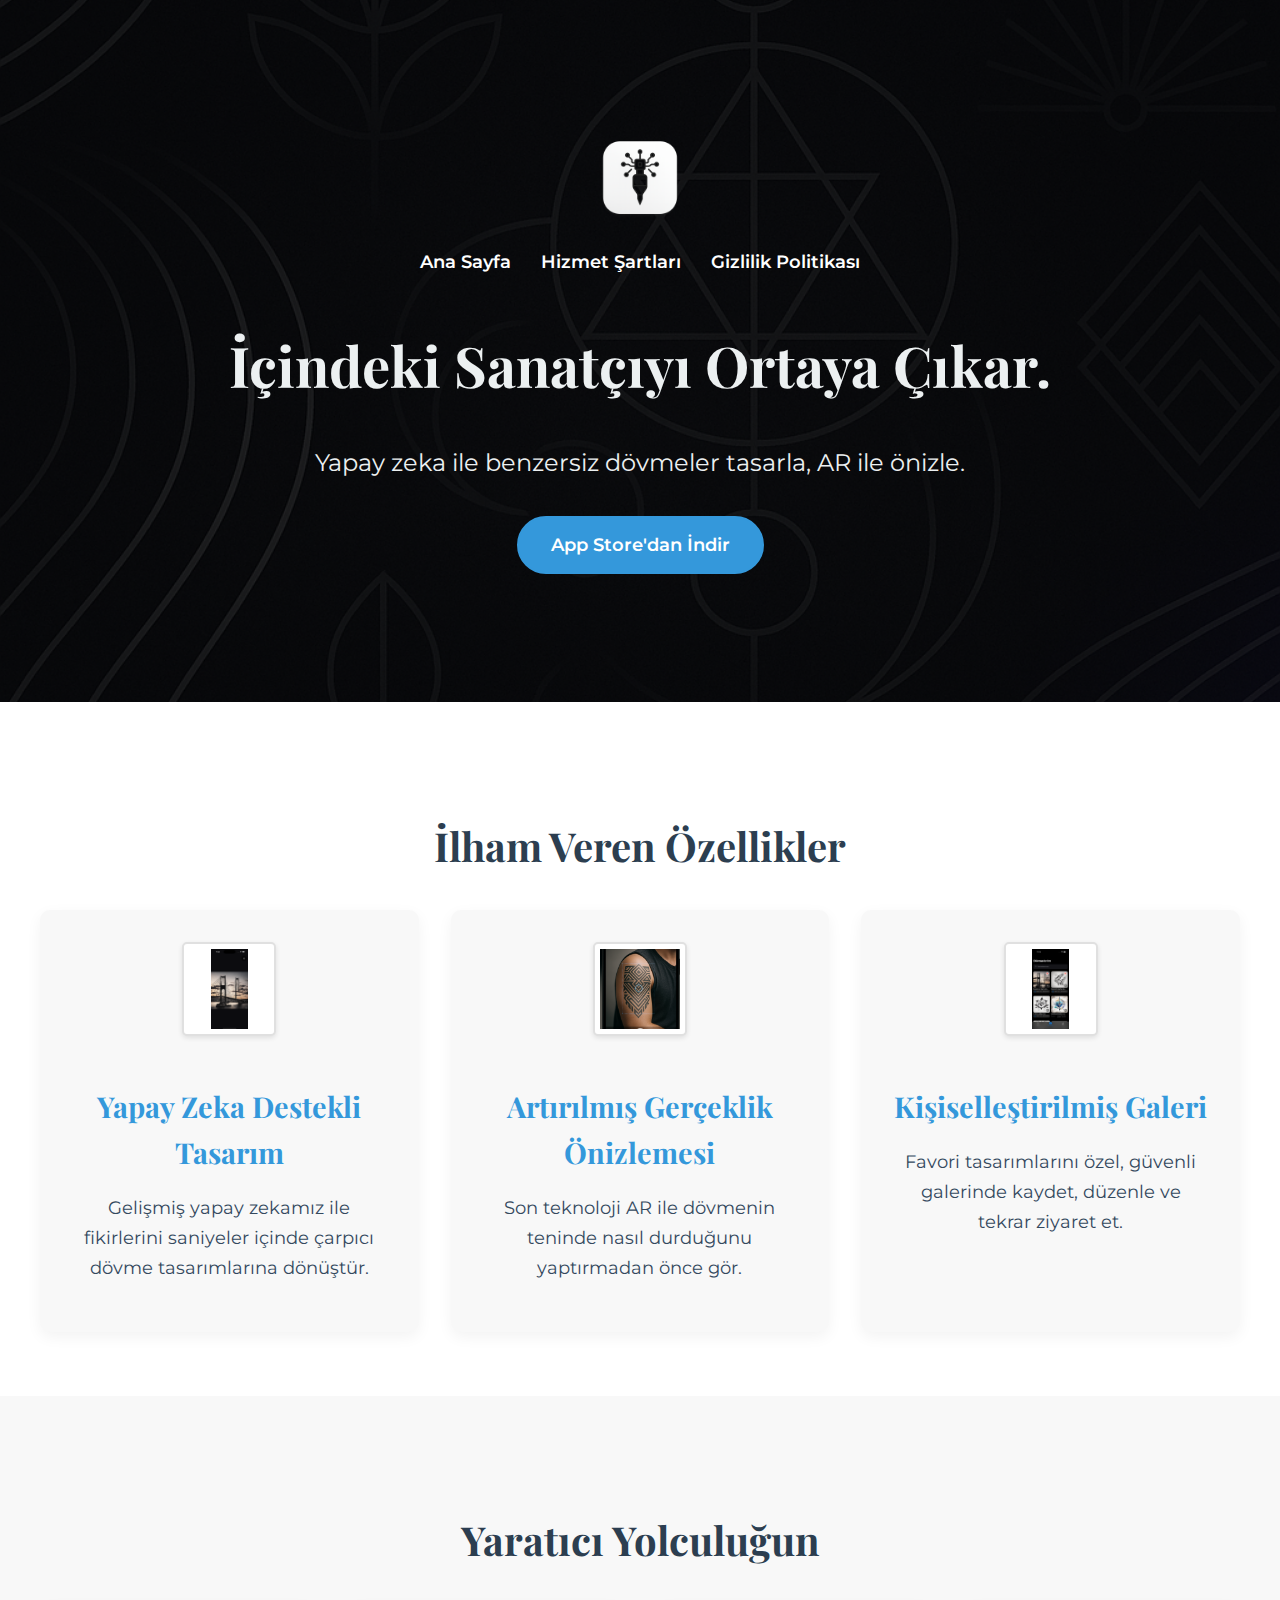
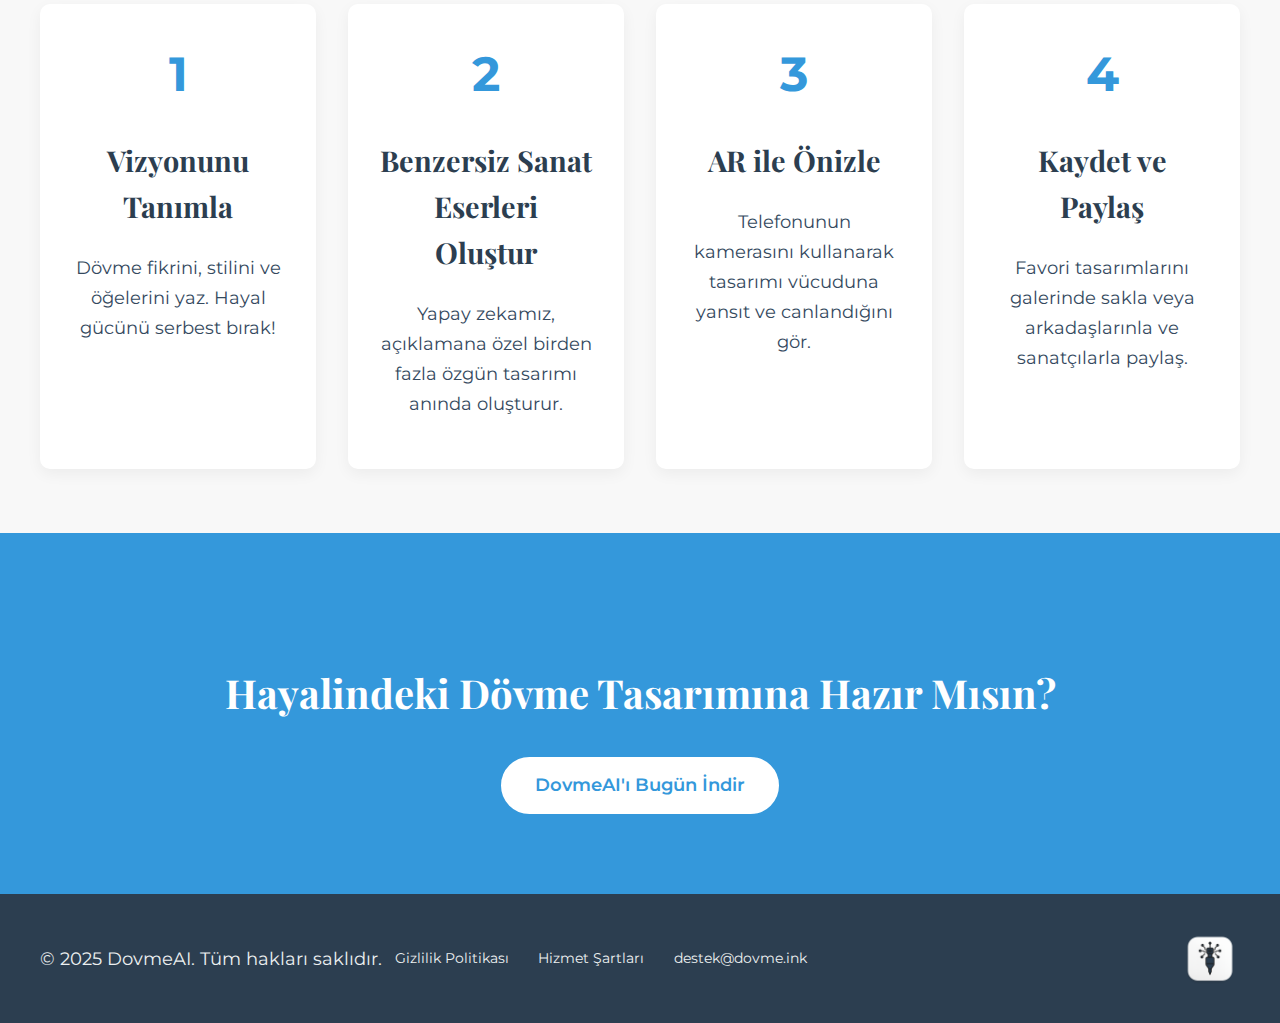
<file: index.html>
<!DOCTYPE html>
<html lang="en">
<head>
    <meta charset="UTF-8">
    <meta name="viewport" content="width=device-width, initial-scale=1.0">
    <title>DovmeAI - Yapay Zeka Dövme Tasarımı ve AR Önizleme</title>
    <link rel="stylesheet" href="css/styles.css">
    <link href="https://fonts.googleapis.com/css2?family=Montserrat:wght@400;600;700&family=Playfair+Display:wght@700&display=swap" rel="stylesheet">
</head>
<body>
    <header class="hero-section">
        <div class="container">
            <img src="images/app-logo.png" alt="DovmeAI Logo" class="header-logo">
            <nav class="navbar">
                <ul class="nav-links">
                    <li><a href="index.html">Ana Sayfa</a></li>
                    <li><a href="terms.html">Hizmet Şartları</a></li>
                    <li><a href="privacy.html">Gizlilik Politikası</a></li>
                </ul>
            </nav>
            <h1>İçindeki Sanatçıyı Ortaya Çıkar.</h1>
            <p class="subtitle">Yapay zeka ile benzersiz dövmeler tasarla, AR ile önizle.</p>
            <a href="#" class="btn primary-btn">App Store'dan İndir</a>
        </div>
    </header>

    <main>
        <section id="features" class="features-section">
            <div class="container">
                <h2>İlham Veren Özellikler</h2>
                <div class="feature-grid">
                    <div class="feature-item" data-images="images/ai-design.png,images/AI2.png,images/AI3.png,images/AI4.png">
                        <img src="images/ai-design.png" alt="AI Design Icon">
                        <h3>Yapay Zeka Destekli Tasarım</h3>
                        <p>Gelişmiş yapay zekamız ile fikirlerini saniyeler içinde çarpıcı dövme tasarımlarına dönüştür.</p>
                    </div>
                    <div class="feature-item" data-images="images/ar-preview.png,images/ar2.png,images/ar3.png,images/ar4.png">
                        <img src="images/ar-preview.png" alt="AR Preview Icon">
                        <h3>Artırılmış Gerçeklik Önizlemesi</h3>
                        <p>Son teknoloji AR ile dövmenin teninde nasıl durduğunu yaptırmadan önce gör.</p>
                    </div>
                    <div class="feature-item" data-images="images/gallery.png,images/galeri2.png,images/galeri3.png,images/galeri4.png">
                        <img src="images/gallery.png" alt="Gallery Icon">
                        <h3>Kişiselleştirilmiş Galeri</h3>
                        <p>Favori tasarımlarını özel, güvenli galerinde kaydet, düzenle ve tekrar ziyaret et.</p>
                    </div>
                </div>
            </div>
        </section>

        <section id="how-it-works" class="how-it-works-section">
            <div class="container">
                <h2>Yaratıcı Yolculuğun</h2>
                <div class="steps-grid">
                    <div class="step-item">
                        <span>1</span>
                        <h3>Vizyonunu Tanımla</h3>
                        <p>Dövme fikrini, stilini ve öğelerini yaz. Hayal gücünü serbest bırak!</p>
                    </div>
                    <div class="step-item">
                        <span>2</span>
                        <h3>Benzersiz Sanat Eserleri Oluştur</h3>
                        <p>Yapay zekamız, açıklamana özel birden fazla özgün tasarımı anında oluşturur.</p>
                    </div>
                    <div class="step-item">
                        <span>3</span>
                        <h3>AR ile Önizle</h3>
                        <p>Telefonunun kamerasını kullanarak tasarımı vücuduna yansıt ve canlandığını gör.</p>
                    </div>
                    <div class="step-item">
                        <span>4</span>
                        <h3>Kaydet ve Paylaş</h3>
                        <p>Favori tasarımlarını galerinde sakla veya arkadaşlarınla ve sanatçılarla paylaş.</p>
                    </div>
                </div>
            </div>
        </section>

        <section id="cta" class="cta-section">
            <div class="container">
                <h2>Hayalindeki Dövme Tasarımına Hazır Mısın?</h2>
                <a href="#" class="btn secondary-btn">DovmeAI'ı Bugün İndir</a>
            </div>
        </section>


    </main>

    <footer class="footer-section">
        <div class="container">
            <div class="footer-content">
                <p>&copy; 2025 DovmeAI. Tüm hakları saklıdır.</p>
                <div class="footer-links">
                    <a href="privacy.html">Gizlilik Politikası</a>
                    <a href="terms.html">Hizmet Şartları</a>
                    <a href="mailto:destek@dovme.ink">destek@dovme.ink</a>
                </div>
                <img src="images/app-logo-dark.png" alt="DovmeAI Logo" class="footer-logo">
            </div>
        </div>
    </footer>

    <!-- Image Modal Structure -->
    <div id="imageModal" class="modal">
        <div class="modal-content-wrapper">
            <span class="close-button">&times;</span>
            <img class="modal-content" id="modalImage">
            <a class="prev-btn">&#10094;</a>
            <a class="next-btn">&#10095;</a>
        </div>
    </div>

    <script src="js/script.js"></script>
</body>
</html>
</file>
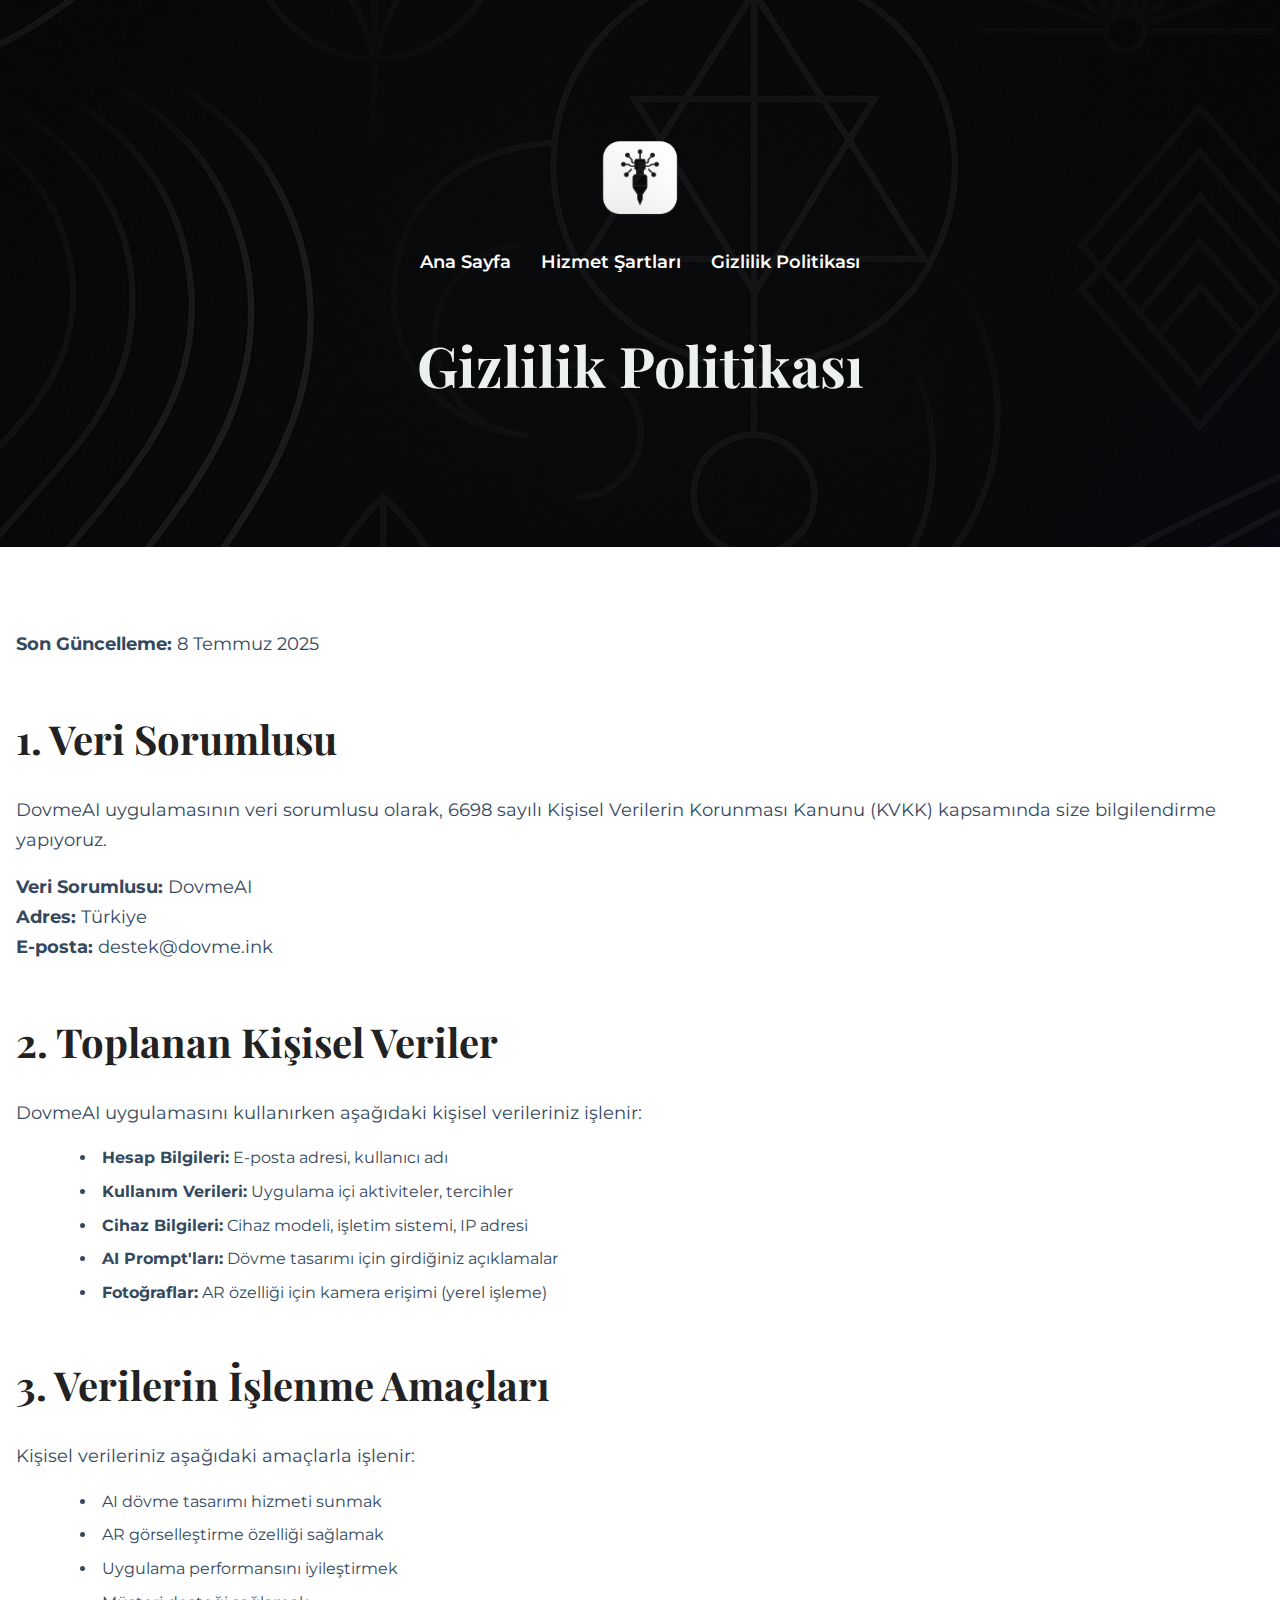
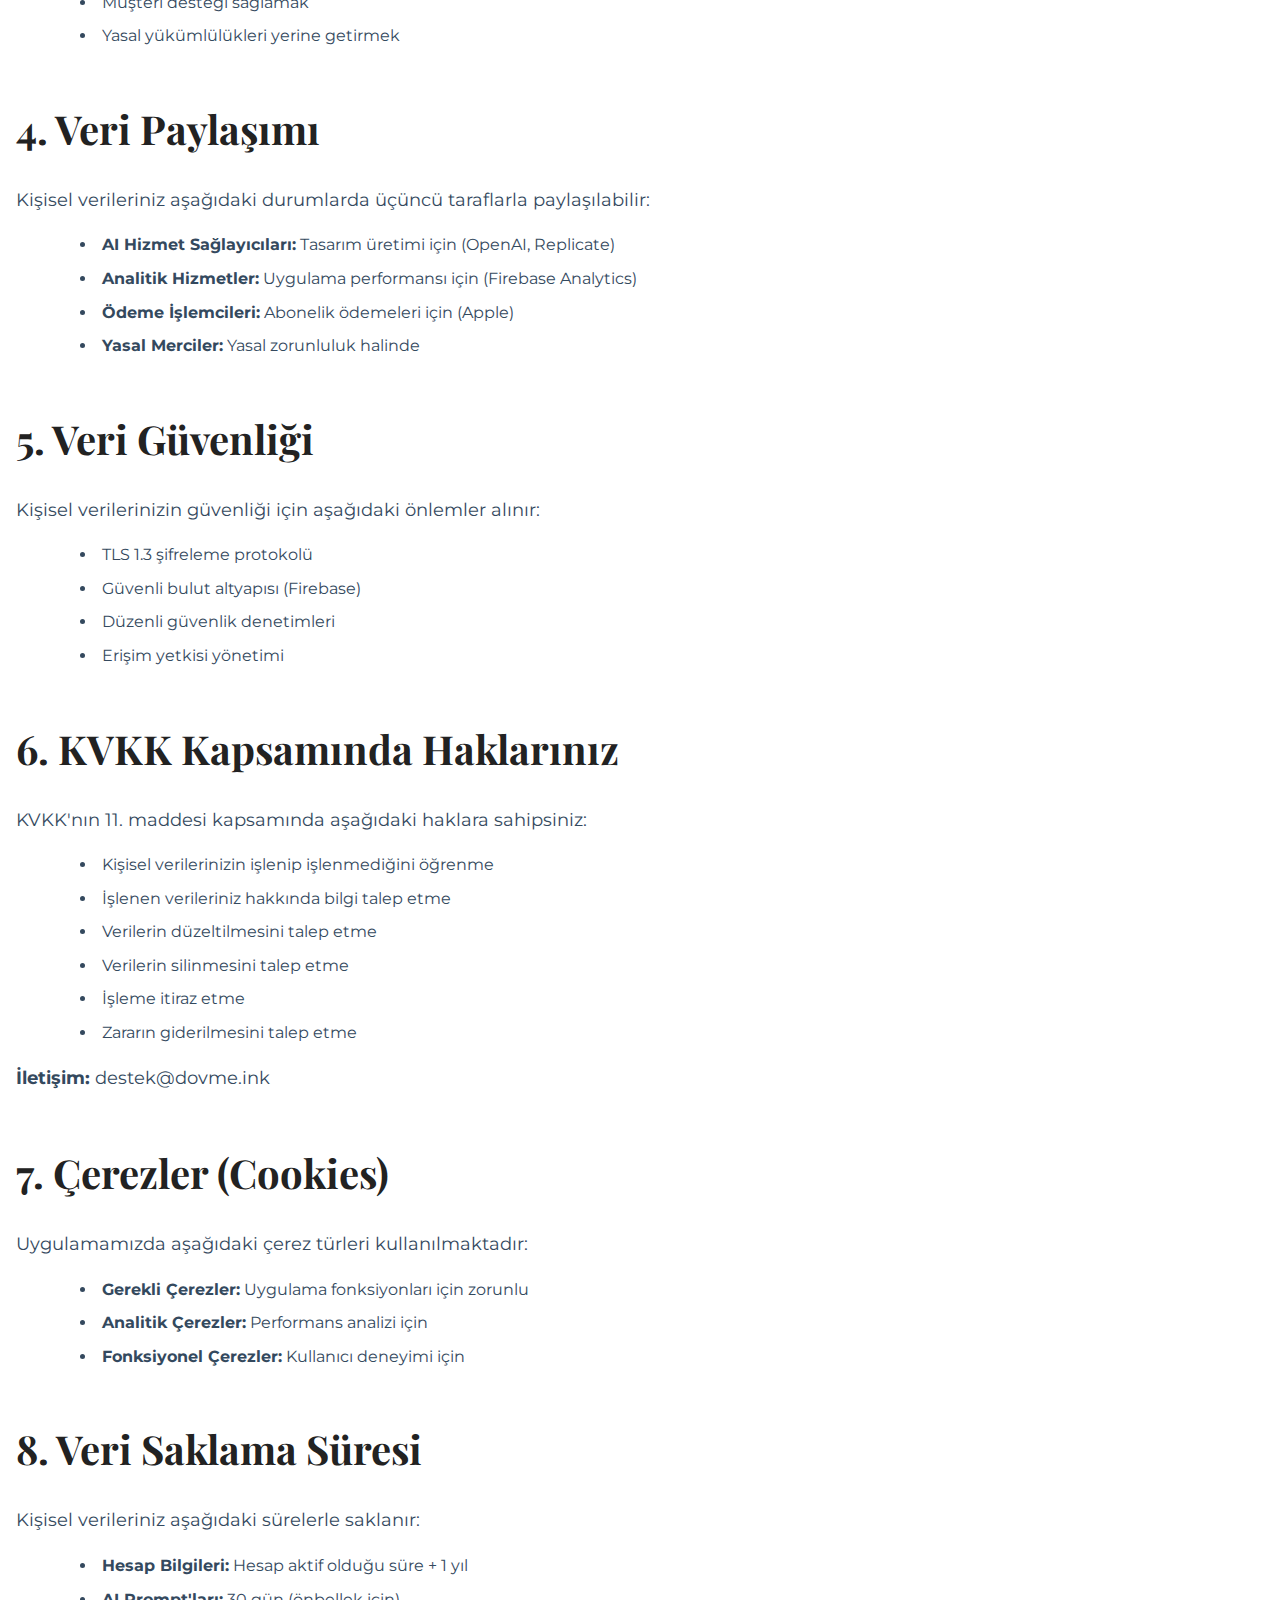
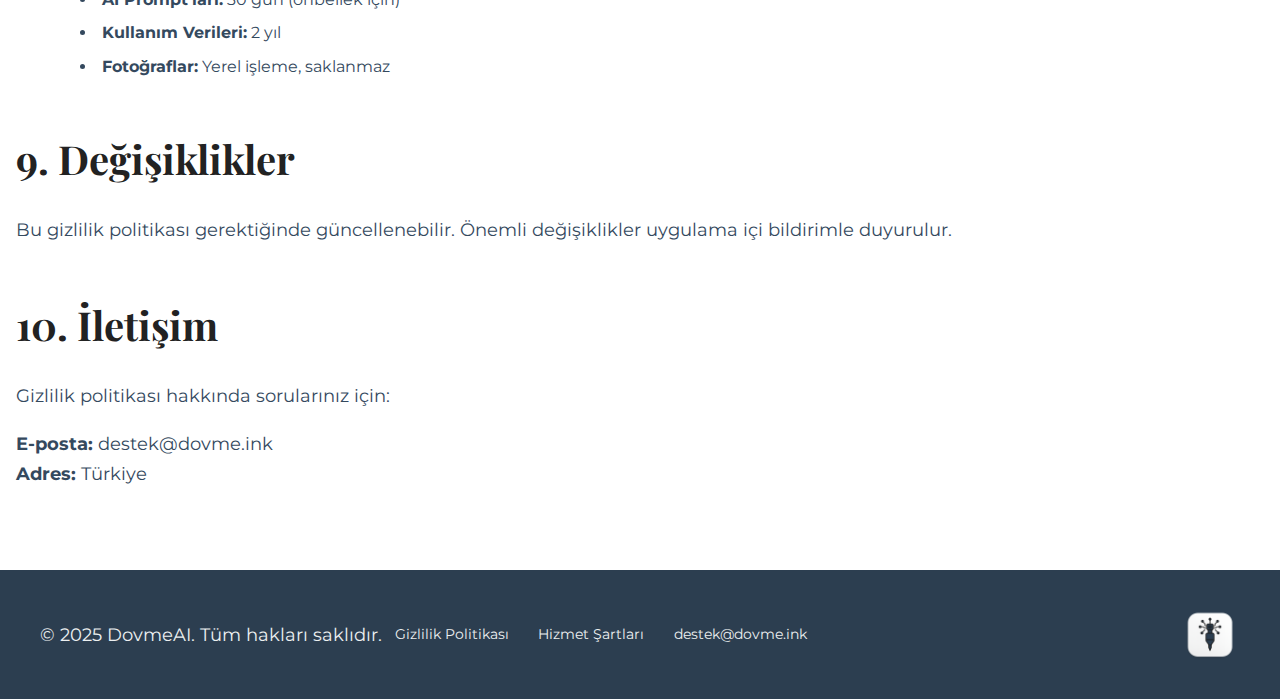
<file: privacy.html>
<!DOCTYPE html>
<html lang="tr">
<head>
    <meta charset="UTF-8">
    <meta name="viewport" content="width=device-width, initial-scale=1.0">
    <title>Gizlilik Politikası - DovmeAI</title>
    <link rel="stylesheet" href="css/styles.css">
    <link href="https://fonts.googleapis.com/css2?family=Montserrat:wght@400;600;700&family=Playfair+Display:wght@700&display=swap" rel="stylesheet">
</head>
<body>
    <header class="hero-section">
        <div class="container">
            <img src="images/app-logo.png" alt="DovmeAI Logo" class="header-logo">
            <nav class="navbar">
                <ul class="nav-links">
                    <li><a href="index.html">Ana Sayfa</a></li>
                    <li><a href="terms.html">Hizmet Şartları</a></li>
                    <li><a href="privacy.html">Gizlilik Politikası</a></li>
                </ul>
            </nav>
            <h1>Gizlilik Politikası</h1>
        </div>
    </header>

    <main>
        <section class="text-section">
    <p><strong>Son Güncelleme:</strong> 8 Temmuz 2025</p>
    
    <section>
        <h2>1. Veri Sorumlusu</h2>
        <p>DovmeAI uygulamasının veri sorumlusu olarak, 6698 sayılı Kişisel Verilerin Korunması Kanunu (KVKK) kapsamında size bilgilendirme yapıyoruz.</p>
        
        <p><strong>Veri Sorumlusu:</strong> DovmeAI<br>
        <strong>Adres:</strong> Türkiye<br>
        <strong>E-posta:</strong> destek@dovme.ink</p>
    </section>
    
    <section>
        <h2>2. Toplanan Kişisel Veriler</h2>
        <p>DovmeAI uygulamasını kullanırken aşağıdaki kişisel verileriniz işlenir:</p>
        
        <ul>
            <li><strong>Hesap Bilgileri:</strong> E-posta adresi, kullanıcı adı</li>
            <li><strong>Kullanım Verileri:</strong> Uygulama içi aktiviteler, tercihler</li>
            <li><strong>Cihaz Bilgileri:</strong> Cihaz modeli, işletim sistemi, IP adresi</li>
            <li><strong>AI Prompt'ları:</strong> Dövme tasarımı için girdiğiniz açıklamalar</li>
            <li><strong>Fotoğraflar:</strong> AR özelliği için kamera erişimi (yerel işleme)</li>
        </ul>
    </section>
    
    <section>
        <h2>3. Verilerin İşlenme Amaçları</h2>
        <p>Kişisel verileriniz aşağıdaki amaçlarla işlenir:</p>
        
        <ul>
            <li>AI dövme tasarımı hizmeti sunmak</li>
            <li>AR görselleştirme özelliği sağlamak</li>
            <li>Uygulama performansını iyileştirmek</li>
            <li>Müşteri desteği sağlamak</li>
            <li>Yasal yükümlülükleri yerine getirmek</li>
        </ul>
    </section>
    
    <section>
        <h2>4. Veri Paylaşımı</h2>
        <p>Kişisel verileriniz aşağıdaki durumlarda üçüncü taraflarla paylaşılabilir:</p>
        
        <ul>
            <li><strong>AI Hizmet Sağlayıcıları:</strong> Tasarım üretimi için (OpenAI, Replicate)</li>
            <li><strong>Analitik Hizmetler:</strong> Uygulama performansı için (Firebase Analytics)</li>
            <li><strong>Ödeme İşlemcileri:</strong> Abonelik ödemeleri için (Apple)</li>
            <li><strong>Yasal Merciler:</strong> Yasal zorunluluk halinde</li>
        </ul>
    </section>
    
    <section>
        <h2>5. Veri Güvenliği</h2>
        <p>Kişisel verilerinizin güvenliği için aşağıdaki önlemler alınır:</p>
        
        <ul>
            <li>TLS 1.3 şifreleme protokolü</li>
            <li>Güvenli bulut altyapısı (Firebase)</li>
            <li>Düzenli güvenlik denetimleri</li>
            <li>Erişim yetkisi yönetimi</li>
        </ul>
    </section>
    
    <section>
        <h2>6. KVKK Kapsamında Haklarınız</h2>
        <p>KVKK'nın 11. maddesi kapsamında aşağıdaki haklara sahipsiniz:</p>
        
        <ul>
            <li>Kişisel verilerinizin işlenip işlenmediğini öğrenme</li>
            <li>İşlenen verileriniz hakkında bilgi talep etme</li>
            <li>Verilerin düzeltilmesini talep etme</li>
            <li>Verilerin silinmesini talep etme</li>
            <li>İşleme itiraz etme</li>
            <li>Zararın giderilmesini talep etme</li>
        </ul>
        
        <p><strong>İletişim:</strong> destek@dovme.ink</p>
    </section>
    
    <section>
        <h2>7. Çerezler (Cookies)</h2>
        <p>Uygulamamızda aşağıdaki çerez türleri kullanılmaktadır:</p>
        
        <ul>
            <li><strong>Gerekli Çerezler:</strong> Uygulama fonksiyonları için zorunlu</li>
            <li><strong>Analitik Çerezler:</strong> Performans analizi için</li>
            <li><strong>Fonksiyonel Çerezler:</strong> Kullanıcı deneyimi için</li>
        </ul>
    </section>
    
    <section>
        <h2>8. Veri Saklama Süresi</h2>
        <p>Kişisel verileriniz aşağıdaki sürelerle saklanır:</p>
        
        <ul>
            <li><strong>Hesap Bilgileri:</strong> Hesap aktif olduğu süre + 1 yıl</li>
            <li><strong>AI Prompt'ları:</strong> 30 gün (önbellek için)</li>
            <li><strong>Kullanım Verileri:</strong> 2 yıl</li>
            <li><strong>Fotoğraflar:</strong> Yerel işleme, saklanmaz</li>
        </ul>
    </section>
    
    <section>
        <h2>9. Değişiklikler</h2>
        <p>Bu gizlilik politikası gerektiğinde güncellenebilir. Önemli değişiklikler uygulama içi bildirimle duyurulur.</p>
    </section>
    
    <section>
        <h2>10. İletişim</h2>
        <p>Gizlilik politikası hakkında sorularınız için:</p>
        <p><strong>E-posta:</strong> destek@dovme.ink<br>
        <strong>Adres:</strong> Türkiye</p>
    </section>
        </section>
    </main>

    <footer class="footer-section">
        <div class="container">
            <div class="footer-content">
                <p>&copy; 2025 DovmeAI. Tüm hakları saklıdır.</p>
                <div class="footer-links">
                    <a href="privacy.html">Gizlilik Politikası</a>
                    <a href="terms.html">Hizmet Şartları</a>
                    <a href="mailto:destek@dovme.ink">destek@dovme.ink</a>
                </div>
                <img src="images/app-logo-dark.png" alt="DovmeAI Logo" class="footer-logo">
            </div>
        </div>
    </footer>

    <script src="js/script.js"></script>
</body>
</html>
</file>
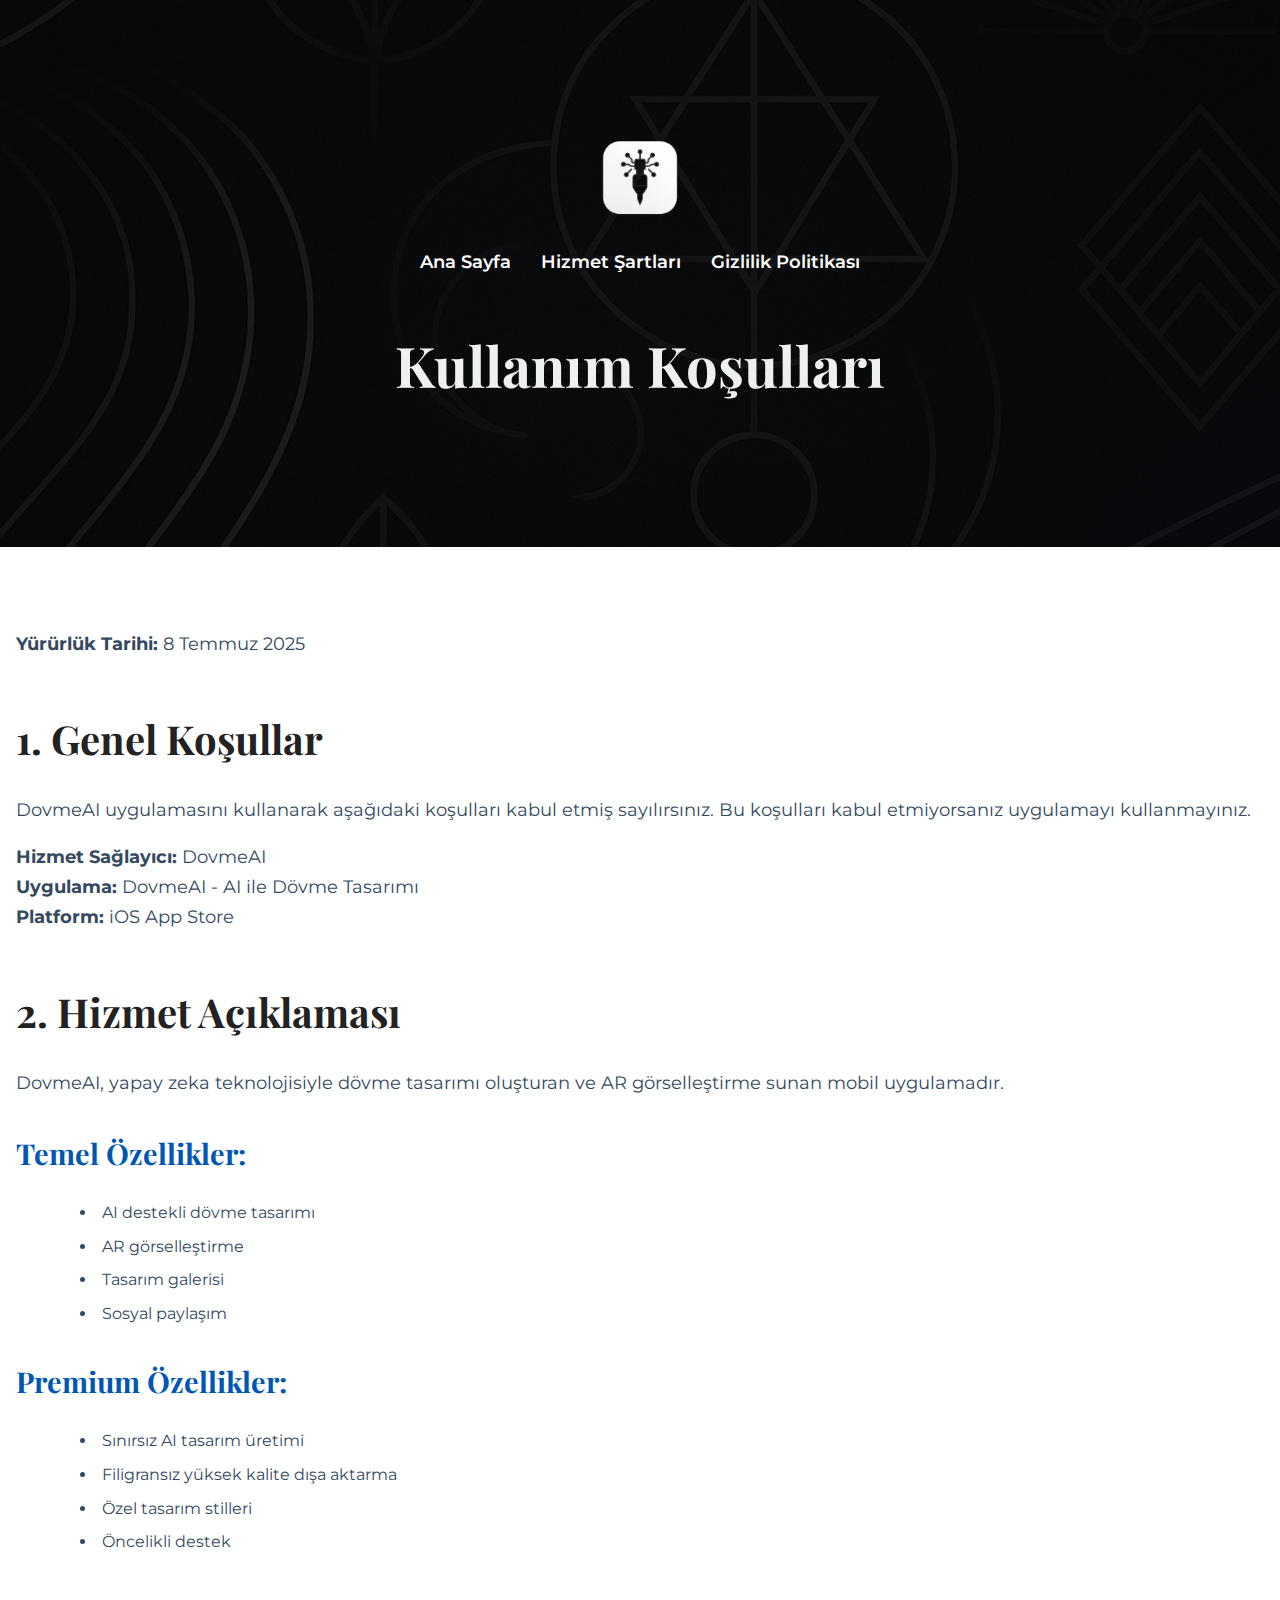
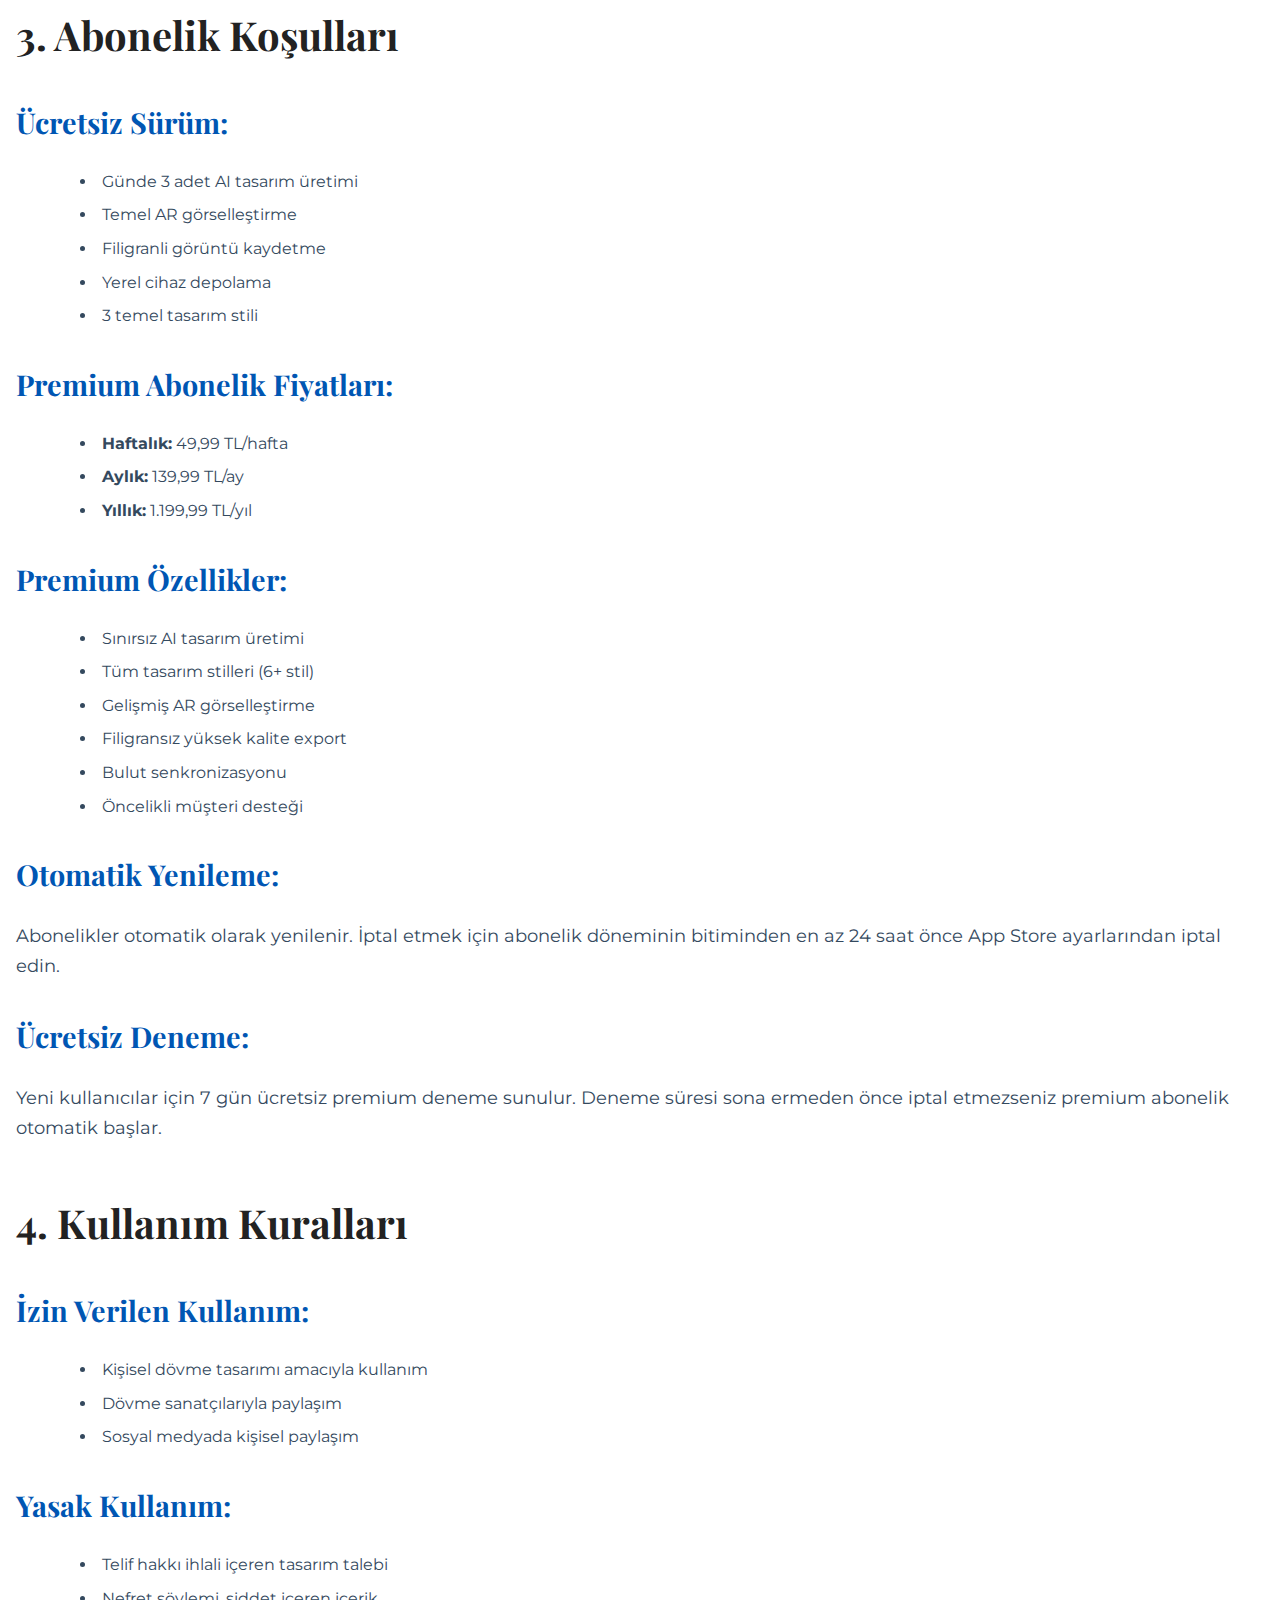
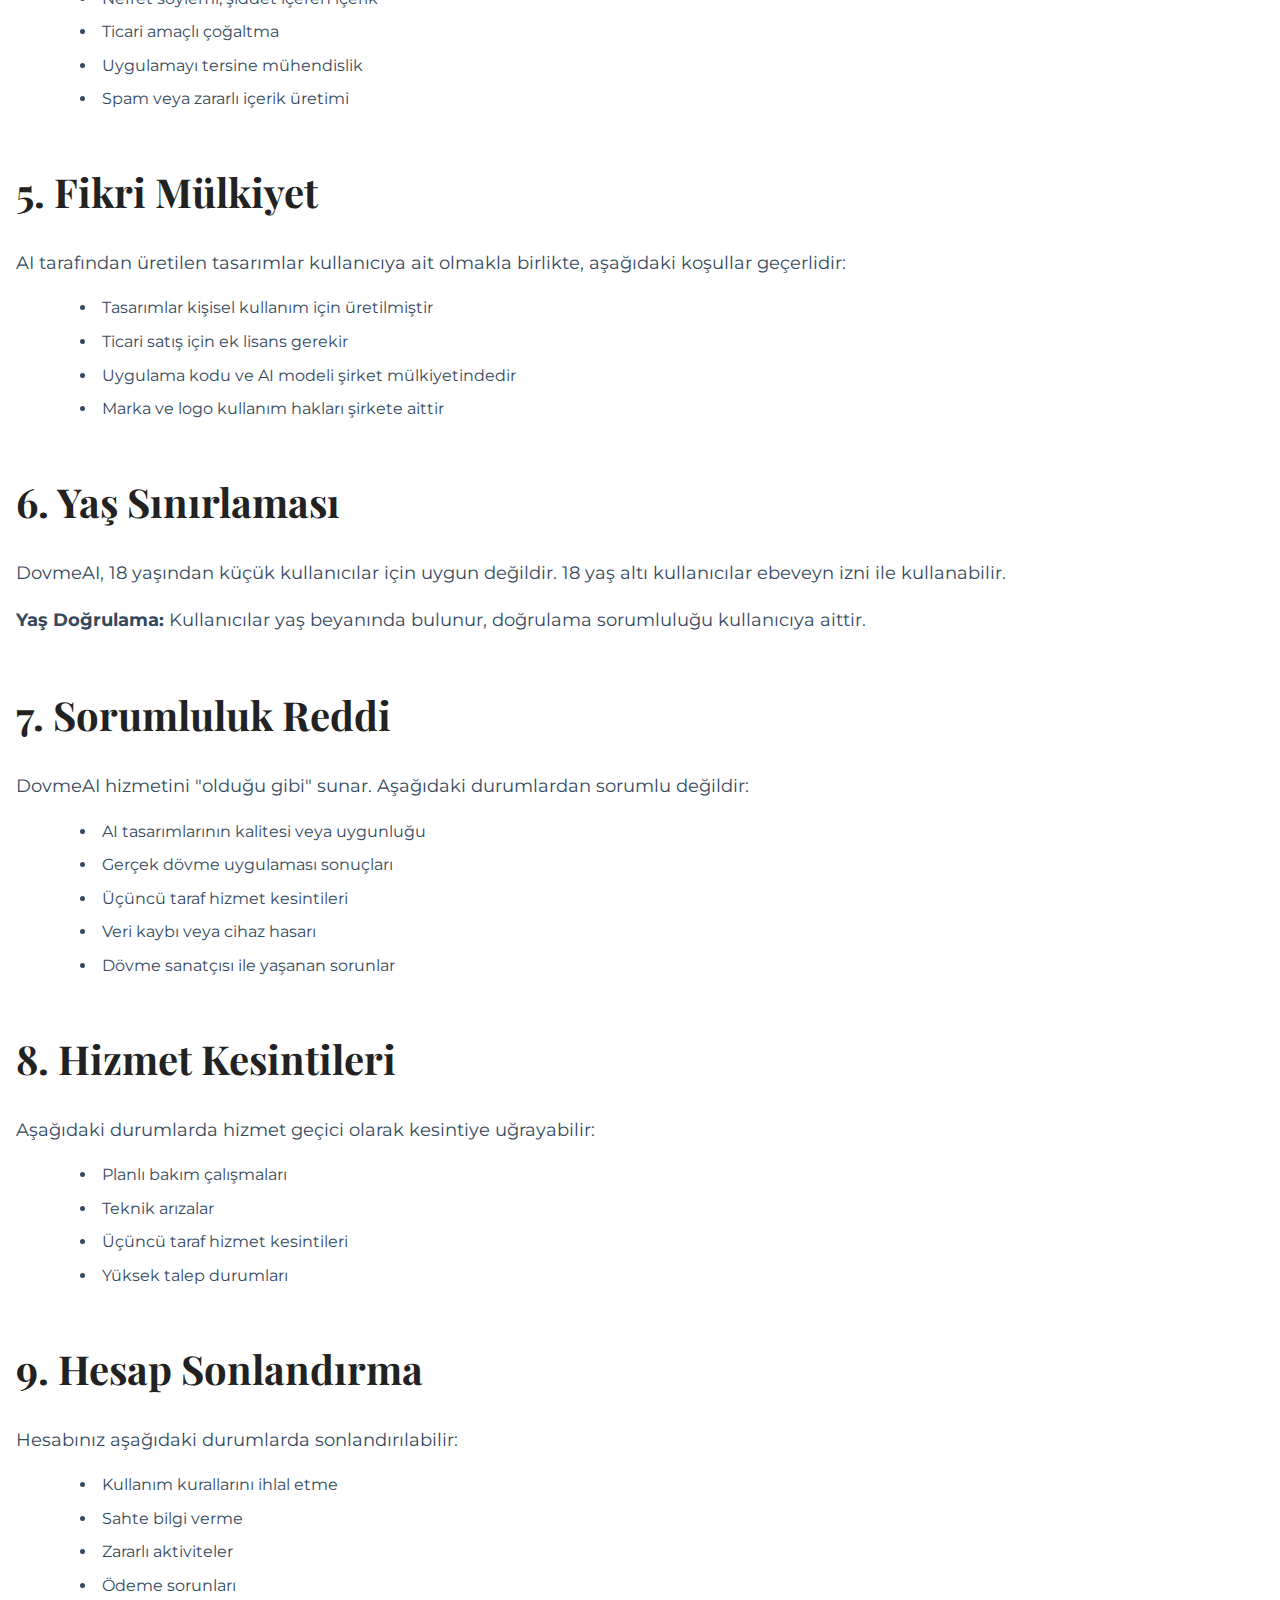
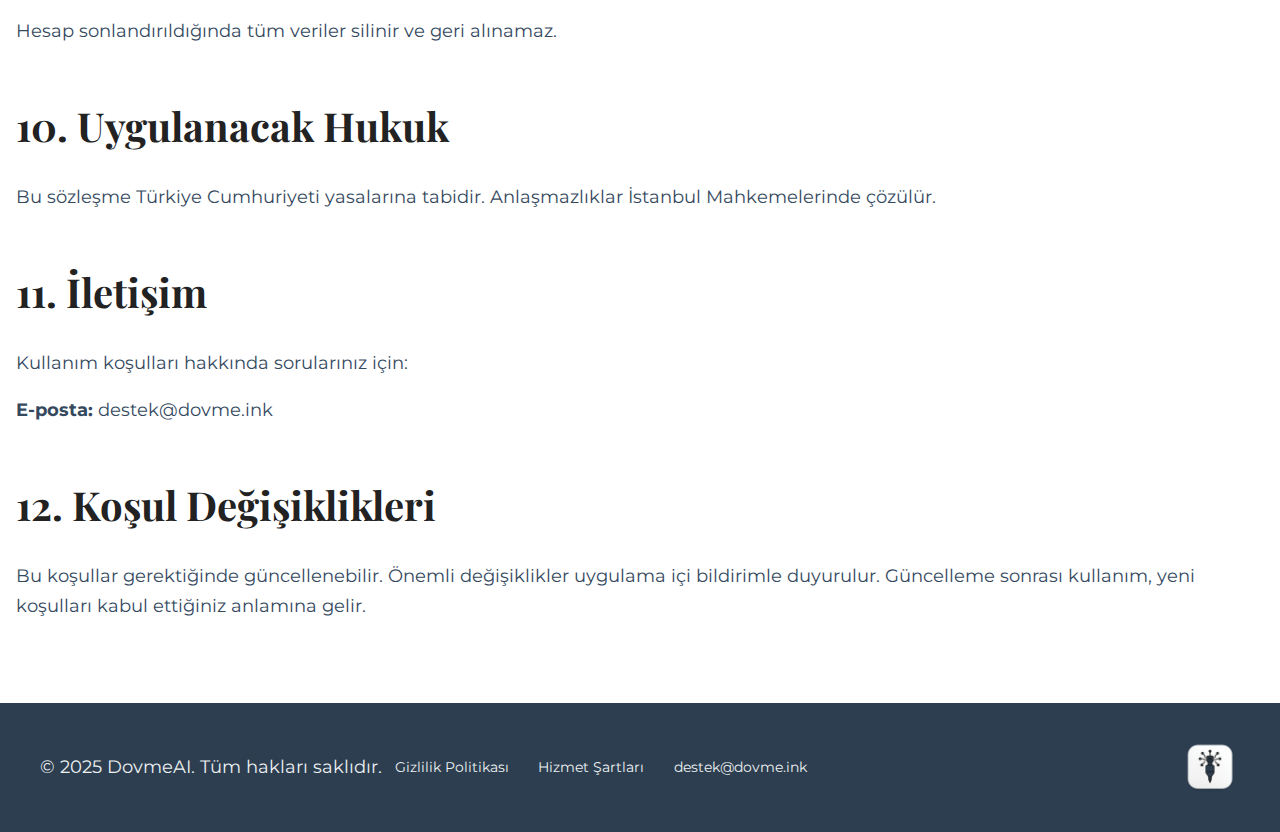
<file: terms.html>
<!DOCTYPE html>
<html lang="tr">
<head>
    <meta charset="UTF-8">
    <meta name="viewport" content="width=device-width, initial-scale=1.0">
    <title>Kullanım Koşulları - DovmeAI</title>
    <link rel="stylesheet" href="css/styles.css">
    <link href="https://fonts.googleapis.com/css2?family=Montserrat:wght@400;600;700&family=Playfair+Display:wght@700&display=swap" rel="stylesheet">
</head>
<body>
    <header class="hero-section">
        <div class="container">
            <img src="images/app-logo.png" alt="DovmeAI Logo" class="header-logo">
            <nav class="navbar">
                <ul class="nav-links">
                    <li><a href="index.html">Ana Sayfa</a></li>
                    <li><a href="terms.html">Hizmet Şartları</a></li>
                    <li><a href="privacy.html">Gizlilik Politikası</a></li>
                </ul>
            </nav>
            <h1>Kullanım Koşulları</h1>
        </div>
    </header>

    <main>
        <section class="text-section">
    <p><strong>Yürürlük Tarihi:</strong> 8 Temmuz 2025</p>
    
    <section>
        <h2>1. Genel Koşullar</h2>
        <p>DovmeAI uygulamasını kullanarak aşağıdaki koşulları kabul etmiş sayılırsınız. Bu koşulları kabul etmiyorsanız uygulamayı kullanmayınız.</p>
        
        <p><strong>Hizmet Sağlayıcı:</strong> DovmeAI<br>
        <strong>Uygulama:</strong> DovmeAI - AI ile Dövme Tasarımı<br>
        <strong>Platform:</strong> iOS App Store</p>
    </section>
    
    <section>
        <h2>2. Hizmet Açıklaması</h2>
        <p>DovmeAI, yapay zeka teknolojisiyle dövme tasarımı oluşturan ve AR görselleştirme sunan mobil uygulamadır.</p>
        
        <h3>Temel Özellikler:</h3>
        <ul>
            <li>AI destekli dövme tasarımı</li>
            <li>AR görselleştirme</li>
            <li>Tasarım galerisi</li>
            <li>Sosyal paylaşım</li>
        </ul>
        
        <h3>Premium Özellikler:</h3>
        <ul>
            <li>Sınırsız AI tasarım üretimi</li>
            <li>Filigransız yüksek kalite dışa aktarma</li>
            <li>Özel tasarım stilleri</li>
            <li>Öncelikli destek</li>
        </ul>
    </section>
    
    <section>
        <h2>3. Abonelik Koşulları</h2>
        
        <h3>Ücretsiz Sürüm:</h3>
        <ul>
            <li>Günde 3 adet AI tasarım üretimi</li>
            <li>Temel AR görselleştirme</li>
            <li>Filigranli görüntü kaydetme</li>
            <li>Yerel cihaz depolama</li>
            <li>3 temel tasarım stili</li>
        </ul>
        
        <h3>Premium Abonelik Fiyatları:</h3>
        <ul>
            <li><strong>Haftalık:</strong> 49,99 TL/hafta</li>
            <li><strong>Aylık:</strong> 139,99 TL/ay</li>
            <li><strong>Yıllık:</strong> 1.199,99 TL/yıl</li>
        </ul>
        
        <h3>Premium Özellikler:</h3>
        <ul>
            <li>Sınırsız AI tasarım üretimi</li>
            <li>Tüm tasarım stilleri (6+ stil)</li>
            <li>Gelişmiş AR görselleştirme</li>
            <li>Filigransız yüksek kalite export</li>
            <li>Bulut senkronizasyonu</li>
            <li>Öncelikli müşteri desteği</li>
        </ul>
        
        <h3>Otomatik Yenileme:</h3>
        <p>Abonelikler otomatik olarak yenilenir. İptal etmek için abonelik döneminin bitiminden en az 24 saat önce App Store ayarlarından iptal edin.</p>
        
        <h3>Ücretsiz Deneme:</h3>
        <p>Yeni kullanıcılar için 7 gün ücretsiz premium deneme sunulur. Deneme süresi sona ermeden önce iptal etmezseniz premium abonelik otomatik başlar.</p>
    </section>    
    
    <section>
        <h2>4. Kullanım Kuralları</h2>
        
        <h3>İzin Verilen Kullanım:</h3>
        <ul>
            <li>Kişisel dövme tasarımı amacıyla kullanım</li>
            <li>Dövme sanatçılarıyla paylaşım</li>
            <li>Sosyal medyada kişisel paylaşım</li>
        </ul>
        
        <h3>Yasak Kullanım:</h3>
        <ul>
            <li>Telif hakkı ihlali içeren tasarım talebi</li>
            <li>Nefret söylemi, şiddet içeren içerik</li>
            <li>Ticari amaçlı çoğaltma</li>
            <li>Uygulamayı tersine mühendislik</li>
            <li>Spam veya zararlı içerik üretimi</li>
        </ul>
    </section>
    
    <section>
        <h2>5. Fikri Mülkiyet</h2>
        <p>AI tarafından üretilen tasarımlar kullanıcıya ait olmakla birlikte, aşağıdaki koşullar geçerlidir:</p>
        
        <ul>
            <li>Tasarımlar kişisel kullanım için üretilmiştir</li>
            <li>Ticari satış için ek lisans gerekir</li>
            <li>Uygulama kodu ve AI modeli şirket mülkiyetindedir</li>
            <li>Marka ve logo kullanım hakları şirkete aittir</li>
        </ul>
    </section>
    
    <section>
        <h2>6. Yaş Sınırlaması</h2>
        <p>DovmeAI, 18 yaşından küçük kullanıcılar için uygun değildir. 18 yaş altı kullanıcılar ebeveyn izni ile kullanabilir.</p>
        
        <p><strong>Yaş Doğrulama:</strong> Kullanıcılar yaş beyanında bulunur, doğrulama sorumluluğu kullanıcıya aittir.</p>
    </section>
    
    <section>
        <h2>7. Sorumluluk Reddi</h2>
        <p>DovmeAI hizmetini "olduğu gibi" sunar. Aşağıdaki durumlardan sorumlu değildir:</p>
        
        <ul>
            <li>AI tasarımlarının kalitesi veya uygunluğu</li>
            <li>Gerçek dövme uygulaması sonuçları</li>
            <li>Üçüncü taraf hizmet kesintileri</li>
            <li>Veri kaybı veya cihaz hasarı</li>
            <li>Dövme sanatçısı ile yaşanan sorunlar</li>
        </ul>
    </section>
    
    <section>
        <h2>8. Hizmet Kesintileri</h2>
        <p>Aşağıdaki durumlarda hizmet geçici olarak kesintiye uğrayabilir:</p>
        
        <ul>
            <li>Planlı bakım çalışmaları</li>
            <li>Teknik arızalar</li>
            <li>Üçüncü taraf hizmet kesintileri</li>
            <li>Yüksek talep durumları</li>
        </ul>
    </section>
    
    <section>
        <h2>9. Hesap Sonlandırma</h2>
        <p>Hesabınız aşağıdaki durumlarda sonlandırılabilir:</p>
        
        <ul>
            <li>Kullanım kurallarını ihlal etme</li>
            <li>Sahte bilgi verme</li>
            <li>Zararlı aktiviteler</li>
            <li>Ödeme sorunları</li>
        </ul>
        
        <p>Hesap sonlandırıldığında tüm veriler silinir ve geri alınamaz.</p>
    </section>
    
    <section>
        <h2>10. Uygulanacak Hukuk</h2>
        <p>Bu sözleşme Türkiye Cumhuriyeti yasalarına tabidir. Anlaşmazlıklar İstanbul Mahkemelerinde çözülür.</p>
    </section>
    
    <section>
        <h2>11. İletişim</h2>
        <p>Kullanım koşulları hakkında sorularınız için:</p>
        <p><strong>E-posta:</strong> destek@dovme.ink<br>
    </section>
    
    <section>
        <h2>12. Koşul Değişiklikleri</h2>
        <p>Bu koşullar gerektiğinde güncellenebilir. Önemli değişiklikler uygulama içi bildirimle duyurulur. Güncelleme sonrası kullanım, yeni koşulları kabul ettiğiniz anlamına gelir.</p>
    </section>
        </section>
    </main>

    <footer class="footer-section">
        <div class="container">
            <div class="footer-content">
                <p>&copy; 2025 DovmeAI. Tüm hakları saklıdır.</p>
                <div class="footer-links">
                    <a href="privacy.html">Gizlilik Politikası</a>
                    <a href="terms.html">Hizmet Şartları</a>
                    <a href="mailto:destek@dovme.ink">destek@dovme.ink</a>
                </div>
                <img src="images/app-logo-dark.png" alt="DovmeAI Logo" class="footer-logo">
            </div>
        </div>
    </footer>

    <script src="js/script.js"></script>
</body>
</html>
</file>
<file: css/styles.css>
/* General Styles */
:root {
    --primary-color: #3498db; /* A vibrant blue */
    --secondary-color: #2c3e50; /* Darker blue/grey for text */
    --accent-color: #e74c3c; /* A strong accent red */
    --light-bg: #f8f8f8;
    --dark-bg: #1a1a1a;
    --text-light: #ecf0f1;
    --text-dark: #34495e;
    --border-color: #e0e0e0;
}

body {
    font-family: 'Montserrat', sans-serif;
    line-height: 1.6;
    margin: 0;
    padding: 0;
    color: var(--text-dark);
    background-color: var(--light-bg);
    -webkit-font-smoothing: antialiased;
    -moz-osx-font-smoothing: grayscale;
}

.container {
    max-width: 1200px;
    margin: 0 auto;
    padding: 0 1rem;
}

h1, h2, h3 {
    font-family: 'Playfair Display', serif;
    color: var(--secondary-color);
    text-align: center;
    margin-bottom: 1.5rem;
}

h1 {
    font-size: 3.5rem;
    line-height: 1.1;
    color: var(--text-light);
}

h2 {
    font-size: 2.5rem;
    margin-top: 3rem;
}

h3 {
    font-size: 1.8rem;
    margin-top: 1.5rem;
}

p {
    font-size: 1.1rem;
    line-height: 1.7;
}

/* Buttons */
.btn {
    display: inline-block;
    padding: 0.8rem 2rem;
    border-radius: 50px;
    text-decoration: none;
    font-weight: 600;
    transition: all 0.3s ease;
    font-size: 1.1rem;
}

.primary-btn {
    background-color: var(--primary-color);
    color: #fff;
    border: 2px solid var(--primary-color);
}

.primary-btn:hover {
    background-color: #2980b9;
    border-color: #2980b9;
}

.secondary-btn {
    background-color: #fff;
    color: var(--primary-color);
    border: 2px solid #fff;
}

.secondary-btn:hover {
    background-color: var(--primary-color);
    color: #fff;
    border-color: var(--primary-color);
}



/* Hero Section */
.hero-section {
    background: url('../images/hero-bg.png') no-repeat center center/cover;
    padding: 8rem 1rem;
    text-align: center;
    color: var(--text-light);
    position: relative;
    overflow: hidden;
}

.hero-section::before {
    content: '';
    position: absolute;
    top: 0;
    left: 0;
    width: 100%;
    height: 100%;
    background: rgba(0, 0, 0, 0.5); /* Dark overlay */
    z-index: 1;
}

.hero-section .container {
    position: relative;
    z-index: 1;
    display: flex;
    flex-direction: column;
    align-items: center;
}

.header-logo {
    width: 100px;
    height: auto;
    margin-bottom: 20px;
}

.navbar {
    width: 100%;
    display: flex;
    justify-content: center;
    margin-bottom: 20px;
}

.nav-links {
    list-style: none;
    padding: 0;
    margin: 0;
    display: flex;
    gap: 30px;
}

.nav-links li a {
    color: white;
    text-decoration: none;
    font-weight: 600;
    font-size: 1.1em;
    padding: 5px 0;
    position: relative;
}

.nav-links li a::after {
    content: '';
    position: absolute;
    top: 0;
    left: 50%;
    transform: translateX(-50%);
    height: 100px; /* Enlarge as needed */
    width: auto;
    z-index: 3;
}

.hero-section .subtitle {
    font-size: 1.5rem;
    margin-bottom: 2rem;
    font-weight: 400;
}

/* Features Section */
.features-section {
    padding: 4rem 1rem;
    background-color: #fff;
}

.feature-grid {
    display: grid;
    grid-template-columns: repeat(auto-fit, minmax(300px, 1fr));
    gap: 2rem;
    margin-top: 2rem;
}

.feature-item {
    text-align: center;
    padding: 2rem;
    border-radius: 10px;
    background-color: var(--light-bg);
    box-shadow: 0 5px 15px rgba(0, 0, 0, 0.05);
    transition: transform 0.3s ease;
}

.feature-item:hover {
    transform: translateY(-5px);
}

.feature-item img {
    width: 80px;
    height: 80px;
    object-fit: contain;
    margin-bottom: 1rem;
    border: 2px solid var(--border-color); /* Add a border */
    border-radius: 5px; /* Slightly rounded corners for the frame */
    box-shadow: 0 2px 5px rgba(0, 0, 0, 0.1); /* Subtle shadow */
    padding: 5px; /* Padding inside the frame */
    background-color: #fff; /* Ensure white background for the image */
}

.feature-item h3 {
    color: var(--primary-color);
    margin-bottom: 0.8rem;
}

/* How It Works Section */
.how-it-works-section {
    padding: 4rem 1rem;
    background-color: var(--light-bg);
}

.steps-grid {
    display: grid;
    grid-template-columns: repeat(auto-fit, minmax(250px, 1fr));
    gap: 2rem;
    margin-top: 2rem;
}

.step-item {
    text-align: center;
    padding: 2rem;
    border-radius: 10px;
    background-color: #fff;
    box-shadow: 0 5px 15px rgba(0, 0, 0, 0.05);
    position: relative;
}

.step-item span {
    display: block;
    font-size: 3rem;
    font-weight: 700;
    color: var(--primary-color);
    margin-bottom: 1rem;
}

/* CTA Section */
.cta-section {
    background-color: var(--primary-color);
    color: #fff;
    text-align: center;
    padding: 5rem 1rem;
}

.cta-section h2 {
    color: #fff;
    margin-bottom: 2rem;
}

/* Text Sections (Privacy Policy, Terms of Service) */
.text-section {
    padding: 4rem 1rem;
    background-color: #fff;
}

.text-section h2 {
    text-align: left;
    color: #222; /* Darker color for main headers */
}

.text-section h3 {
    text-align: left;
    color: #0056b3; /* Darker shade of primary color for sub-headers */
    margin-top: 2rem;
}

.text-section ul {
    list-style: disc inside;
    margin-left: 1.5rem;
    margin-bottom: 1rem;
}

.text-section li {
    margin-bottom: 0.5rem;
}

/* Footer */
.footer-section {
    background-color: var(--secondary-color);
    color: var(--text-light);
    padding: 2rem 1rem;
    text-align: center;
    font-size: 0.9rem;
    position: relative;
}

.footer-content {
    display: flex;
    justify-content: space-between;
    align-items: center;
    flex-wrap: wrap;
}

.footer-logo {
    height: 60px; /* Enlarge as needed */
    width: auto;
    margin-left: auto; /* Pushes the logo to the right */
}

.footer-section .footer-links a {
    color: var(--text-light);
    text-decoration: none;
    margin: 0 0.8rem;
}

.footer-section .footer-links a:hover {
    text-decoration: underline;
}

/* Responsive Adjustments */
/* Modal Styles */
.modal {
    display: none; /* Hidden by default */
    position: fixed; /* Stay in place */
    z-index: 1000; /* Sit on top */
    left: 0;
    top: 0;
    width: 100%; /* Full width */
    height: 100%; /* Full height */
    overflow: auto; /* Enable scroll if needed */
    background-color: rgba(0,0,0,0.9); /* Black w/ opacity */
    padding-top: 60px;
}

.modal-content {
    width: 100%;
    height: auto;
    display: block;
    max-height: 80vh;
    object-fit: contain;
}

.close-button {
    position: absolute;
    top: 10px;
    right: 25px;
    color: #fff;
    font-size: 40px;
    font-weight: bold;
    transition: 0.3s;
    z-index: 100;
}

.close-button:hover,
.close-button:focus {
    color: #bbb;
    text-decoration: none;
    cursor: pointer;
}

.prev-btn,
.next-btn {
    cursor: pointer;
    position: absolute;
    top: 50%;
    width: auto;
    padding: 16px;
    margin-top: -22px;
    color: white;
    font-weight: bold;
    font-size: 20px;
    transition: 0.6s ease;
    border-radius: 0 3px 3px 0;
    user-select: none;
    -webkit-user-select: none;
    background-color: rgba(0, 0, 0, 0.5);
}

.next-btn {
    right: 0;
    border-radius: 3px 0 0 3px;
}

.prev-btn:hover,
.next-btn:hover {
    background-color: rgba(0, 0, 0, 0.8);
}

/* Media Queries for Modal */
@media only screen and (max-width: 700px){
    .modal-content {
        width: 100%;
    }
}

@media (max-width: 768px) {
    h1 {
        font-size: 2.5rem;
    }

    h2 {
        font-size: 2rem;
    }

    .hero-section {
        padding: 6rem 1rem;
    }

    .feature-grid, .steps-grid {
        grid-template-columns: 1fr;
    }
}

/* Navbar Styles */
.navbar {
    width: 100%;
    display: flex;
    justify-content: center;
    margin-bottom: 20px;
}

.nav-links {
    list-style: none;
    padding: 0;
    margin: 0;
    display: flex;
    gap: 30px;
}

.nav-links li a {
    color: white;
    text-decoration: none;
    font-weight: 600;
    font-size: 1.1em;
    padding: 5px 0;
    position: relative;
}

.nav-links li a::after {
    content: '';
    position: absolute;
    left: 0;
    bottom: 0;
    width: 0;
    height: 2px;
    background-color: white;
    transition: width 0.3s ease;
}

.nav-links li a:hover::after {
    width: 100%;
}

@media (max-width: 768px) {
    .nav-links {
        flex-direction: column;
        gap: 15px;
    }
}
</file>
